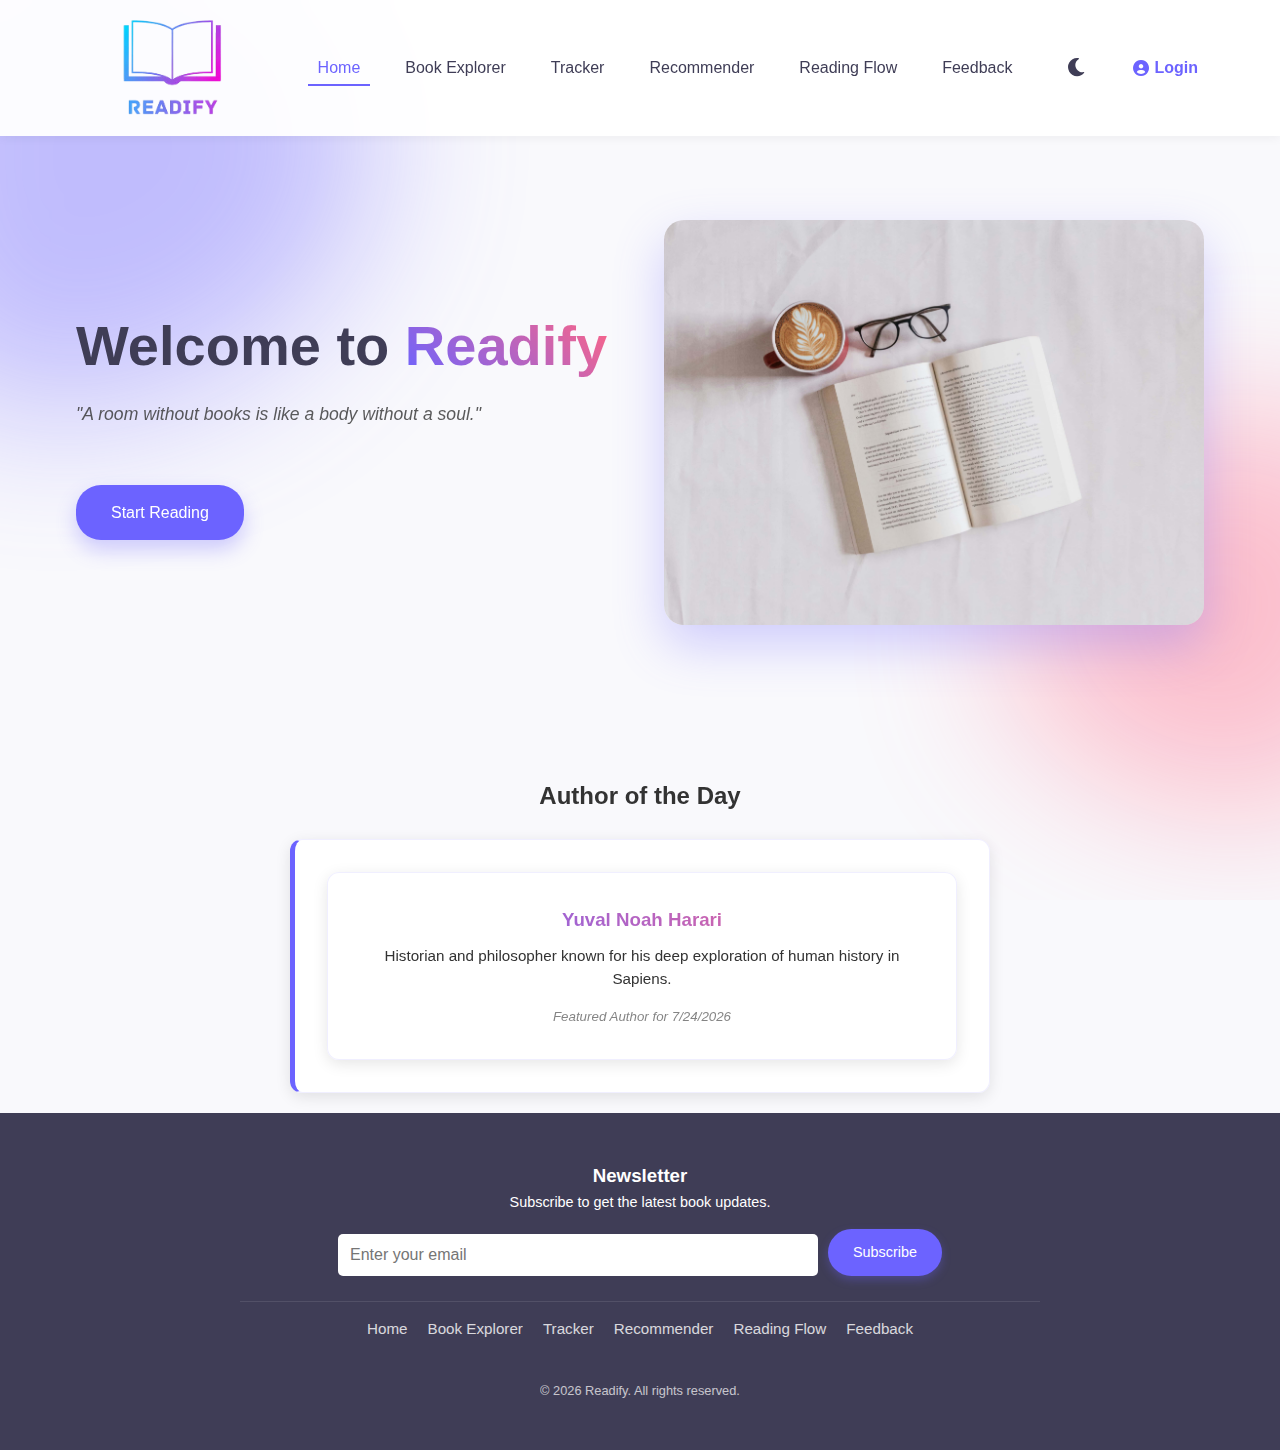
<file: index.html>
<!DOCTYPE html>
<html lang="en">
<head>
    <meta charset="UTF-8">
    <meta name="viewport" content="width=device-width, initial-scale=1.0">
    <title>Readify | Home</title>
    <link rel="stylesheet" href="style.css">
    <link rel="manifest" href="manifest.json"> 
    <link rel="icon" href="images/logotop.png" type="img/png">
    <link rel="stylesheet" href="https://cdnjs.cloudflare.com/ajax/libs/font-awesome/6.0.0/css/all.min.css">
    <link rel="preload" as="image" href="./images/hero-light.jpg">
    <link rel="preload" as="image" href="./images/hero-dark.jpg">
    
    <style>
        @keyframes float {
            0% { transform: translateY(0px); }
            50% { transform: translateY(-20px); }
            100% { transform: translateY(0px); }
        }
        .hero-image img {
            animation: float 6s ease-in-out infinite;
            box-shadow: 0 20px 50px rgba(108, 99, 255, 0.3) !important; 
            transition: src 0.5s ease-in-out; 
        }

        .brand-gradient {
            background: linear-gradient(45deg, #6C63FF, #FF6584);
            -webkit-background-clip: text;
            background-clip: text;
            color: transparent;
            font-weight: 800;
        }
        .blob-container {
            position: fixed; top: 0; left: 0; width: 100%; height: 100%;
            overflow: hidden; z-index: -1; pointer-events: none;
        }
        .blob {
            position: absolute; filter: blur(80px); opacity: 0.4;
            animation: moveBlob 20s infinite alternate;
        }
        .blob-1 {
            top: -10%; left: -10%; width: 500px; height: 500px;
            background: #6C63FF; 
            border-radius: 40% 60% 70% 30% / 40% 50% 60% 50%;
        }
        .blob-2 {
            bottom: 10%; right: -10%; width: 400px; height: 400px;
            background: #FF6584; 
            border-radius: 60% 40% 30% 70% / 60% 30% 70% 40%;
            animation-duration: 25s;
        }
        @keyframes moveBlob {
            0% { transform: translate(0, 0) rotate(0deg); }
            100% { transform: translate(50px, 50px) rotate(20deg); }
        }
        .author-highlight {
            backdrop-filter: blur(10px); 
            border: 1px solid rgba(108, 99, 255, 0.1);
            transition: transform 0.3s ease, box-shadow 0.3s ease, background-color 0.3s ease;
        }
        .author-highlight:hover {
            transform: translateY(-5px);
            box-shadow: 0 15px 30px rgba(0,0,0,0.1);
        }
        .auth-modal {
            display: none; position: fixed;
            top: 0; left: 0; width: 100%; height: 100%;
            background-color: rgba(0, 0, 0, 0.6); z-index: 2000;
            justify-content: center; align-items: center;
            backdrop-filter: blur(5px);
        }
        .auth-content {
            background: var(--card-bg, white);
            color: var(--text-color, #333);
            padding: 2rem; border-radius: 15px;
            width: 350px; text-align: center;
            box-shadow: 0 10px 30px rgba(0,0,0,0.3); position: relative;
            animation: slideDown 0.3s ease;
        }
        @keyframes slideDown {
            from { transform: translateY(-50px); opacity: 0; }
            to { transform: translateY(0); opacity: 1; }
        }
        .auth-content h2 { color: #6C63FF; margin-bottom: 15px; }
        .auth-content input {
            width: 100%; padding: 10px; margin: 10px 0;
            border: 1px solid #ddd; border-radius: 5px;
        }
        .close-auth {
            position: absolute; top: 10px; right: 15px;
            font-size: 1.5rem; cursor: pointer; color: #aaa;
        }
        .close-auth:hover { color: var(--primary-color); }

        .saved-grid {
            display: grid;
            grid-template-columns: repeat(auto-fill, minmax(200px, 1fr));
            gap: 20px;
            margin-top: 30px;
        }
        .saved-book-card {
            background: var(--card-bg); 
            padding: 15px;
            border-radius: 12px;
            text-align: center;
            border: 1px solid rgba(108, 99, 255, 0.2);
            box-shadow: var(--shadow); 
            color: var(--text-color);
        }
        .saved-book-card img {
            width: 100%;
            border-radius: 8px;
            margin-bottom: 10px;
        }
        .remove-btn {
            background: #FF6584;
            color: white;
            border: none;
            padding: 5px 12px;
            border-radius: 5px;
            cursor: pointer;
            font-size: 0.8rem;
            margin-top: 10px;
            transition: opacity 0.3s;
        }
        .remove-btn:hover { opacity: 0.8; }

        .tracker-summary-card {
            background: var(--card-bg);
            border-radius: 15px;
            padding: 20px;
            margin-bottom: 30px;
            border: 1px solid var(--primary-color);
            box-shadow: var(--shadow);
            color: var(--text-color);
        }
    </style>
</head>
<body style="position: relative;">

    <div class="blob-container">
        <div class="blob blob-1"></div>
        <div class="blob blob-2"></div>
    </div>

    <header>
        <nav class="navbar">
            <a href="index.html" class="logo">
                <img src="images/logo.png" alt="Readify Logo">
            </a>
            
            <ul class="nav-links" id="navLinks">
                <li><a href="index.html" class="active">Home</a></li>
                <li><a href="explorer.html">Book Explorer</a></li>
                <li><a href="tracker.html">Tracker</a></li>
                <li><a href="recommender.html">Recommender</a></li>
                <li><a href="flow.html">Reading Flow</a></li>
                <li><a href="feedback.html">Feedback</a></li>
                
                <li class="theme-toggle" onclick="toggleTheme()" style="list-style: none;">
                    <i class="fas fa-moon"></i>
                    <i class="fas fa-sun"></i>
                </li>

                <li id="login-container"></li>
            </ul>
            <div class="hamburger" id="hamburger"><i class="fas fa-bars"></i></div>
        </nav>
    </header>

    <main>
        <div id="home-view">
            <section class="hero-container">
                <div class="hero-text">
                    <h1>Welcome to <span class="brand-gradient">Readify</span></h1>
                    
                    <div id="quote-display" style="min-height: 60px; font-style: italic; font-size: 1.1rem; opacity: 0.8;">
                        <p>"A room without books is like a body without a soul."</p>
                    </div>
                    
                    <a href="explorer.html" class="cta-btn" style="text-decoration: none; display: inline-block; margin-top: 25px; padding: 15px 35px; box-shadow: 0 10px 20px rgba(108, 99, 255, 0.3);">
                        Start Reading
                    </a>
                </div>
                
                <div class="hero-image">
                    <img id="heroImg" src="./images/hero-light.jpg" alt="Hero image" style="width: 100%; max-width: 550px; border-radius: 20px;">
                </div>
            </section>

            <section class="featured-section" style="margin-top: 5rem;">
                <h2 style="text-align: center; margin-bottom: 1.5rem;">Author of the Day</h2>
                
                <div id="author-card" class="card author-highlight" style="max-width: 700px; margin: 0 auto; text-align: center; border-left: 5px solid var(--primary-color);">
                    <p>Loading author...</p>
                </div>
                <script>
                    (function(){
                        const ac = document.getElementById('author-card');
                        if(!ac) return;
                        function renderAuthor(){
                            if(window.authors && Array.isArray(window.authors) && window.authors.length>0){
                                const today = new Date().getDate();
                                const daily = window.authors[today % window.authors.length];
                                ac.innerHTML = `\n                                    <div class="author-highlight card">\n                                      <h3 class="brand-gradient" style="margin-bottom: 10px;">${daily.name}</h3>\n                                      <p style="font-size: 0.95rem; line-height: 1.5;">${daily.bio}</p>\n                                      <small style="display:block; margin-top: 15px; opacity: 0.6; font-style: italic;">\n                                        Featured Author for ${new Date().toLocaleDateString()}\n                                      </small>\n                                    </div>\n                                `;
                                return true;
                            }
                            return false;
                        }
                        if(!renderAuthor()){
                            const iv = setInterval(()=>{ if(renderAuthor()) clearInterval(iv); }, 100);
                        }
                    })();
                </script>
            </section>
        </div>

        <section id="account-view" style="display: none; padding: 50px 5%; min-height: 70vh;">
            <div style="display: flex; justify-content: space-between; align-items: center; flex-wrap: wrap; gap: 20px;">
                <h2 class="brand-gradient" style="font-size: 2.5rem;">My Library</h2>
                
                <div style="display: flex; gap: 15px;">
                    <button onclick="logout()" class="secondary-btn" style="border-color: #FF6584; color: #FF6584; font-weight: bold; padding: 10px 20px;">
                        <i class="fas fa-sign-out-alt"></i> Logout
                    </button>
                    <button onclick="hideAccount()" class="cta-btn" style="padding: 10px 25px;">Back to Home</button>
                </div>
            </div>
            <p style="color: var(--text-color); opacity: 0.7; margin: 10px 0 30px 0;">Manage your saved collection, <span id="display-username" style="color: var(--primary-color); font-weight: bold;"></span>.</p>
            
            <div id="tracker-summary" class="tracker-summary-card" style="display: none;">
                <h3 style="margin-bottom: 15px; color: var(--primary-color);"><i class="fas fa-chart-line"></i> Reading Progress</h3>
                <div class="progress-container" style="background: #eee; border-radius: 20px; height: 25px; width: 100%; overflow: hidden;">
                    <div id="acc-progress-bar" class="progress-bar" style="background: linear-gradient(90deg, #6C63FF, #FF6584); height: 100%; width: 0%; color: white; text-align: center; line-height: 25px; transition: width 0.5s;">0%</div>
                </div>
                <div style="display: flex; justify-content: space-between; margin-top: 15px;">
                    <p>Completed: <strong id="acc-percent-text">0%</strong></p>
                    <p>Estimated Days Left: <strong id="acc-days-left">0</strong></p>
                </div>
            </div>

            <div id="saved-books-grid" class="saved-grid"></div>
        </section>
    </main>

    <footer>
        <div class="footer-content" style="max-width: 800px; margin: 0 auto;">
            <h3>Newsletter</h3>
            <p style="margin-bottom: 15px; font-size: 0.9rem;">Subscribe to get the latest book updates.</p>
            <div style="display: flex; gap: 10px; justify-content: center; margin-bottom: 20px;">
                <label for="newsletter-email" style="display: none;">Newsletter Email</label>
                <input type="email" id="newsletter-email" placeholder="Enter your email" style="padding: 12px; border-radius: 5px; border: none; width: 60%;">
                <button onclick="subscribeNewsletter()" class="cta-btn" style="padding: 12px 25px; font-size: 0.9rem; margin: 0;">Subscribe</button>
            </div>
            <div class="footer-menu">
                <a href="index.html">Home</a>
                <a href="explorer.html">Book Explorer</a>
                <a href="tracker.html">Tracker</a>
                <a href="recommender.html">Recommender</a>
                <a href="flow.html">Reading Flow</a>
                <a href="feedback.html">Feedback</a>
            </div>
        </div>
        <p style="margin-top: 1rem; opacity: 0.7; font-size: 0.8rem;">&copy; 2026 Readify. All rights reserved.</p>
    </footer>

    <script>
        function showAccount() {
            const user = localStorage.getItem("readifyUser");
            document.getElementById('home-view').style.display = 'none';
            document.getElementById('account-view').style.display = 'block';
            
            const nameSpan = document.getElementById('display-username');
            if (nameSpan) nameSpan.innerText = user || "Reader";

            const trackerData = JSON.parse(localStorage.getItem("userTrackerProgress"));
            const trackerCard = document.getElementById('tracker-summary');
            if (trackerData) {
                trackerCard.style.display = 'block';
                document.getElementById('acc-progress-bar').style.width = trackerData.percent + "%";
                document.getElementById('acc-progress-bar').innerText = Math.round(trackerData.percent) + "%";
                document.getElementById('acc-percent-text').innerText = trackerData.percent + "%";
                document.getElementById('acc-days-left').innerText = trackerData.days;
            } else {
                trackerCard.style.display = 'none';
            }

            loadSavedBooks();
        }

        function hideAccount() {
            document.getElementById('account-view').style.display = 'none';
            document.getElementById('home-view').style.display = 'block';
        }

        function loadSavedBooks() {
            const grid = document.getElementById('saved-books-grid');
            const savedBooks = JSON.parse(localStorage.getItem('userLibrary')) || [];
            
            grid.innerHTML = '';
            
            if (savedBooks.length === 0) {
                grid.innerHTML = '<p style="grid-column: 1/-1; text-align: center; padding: 50px; opacity: 0.8; color: var(--text-color);">Your library is empty. Add books from the Explorer!</p>';
                return;
            }

            savedBooks.forEach((book, index) => {
                grid.innerHTML += `
                    <div class="saved-book-card author-highlight">
                        <img src="${book.image}" alt="${book.title}" onerror="this.src='https://via.placeholder.com/150'">
                        <h4 style="color: var(--text-color); font-size: 0.9rem;">${book.title}</h4>
                        <button class="remove-btn" onclick="removeBook(${index})">Remove</button>
                    </div>
                `;
            });
        }

        function removeBook(index) {
            let savedBooks = JSON.parse(localStorage.getItem('userLibrary')) || [];
            savedBooks.splice(index, 1);
            localStorage.setItem('userLibrary', JSON.stringify(savedBooks));
            loadSavedBooks(); 
        }

        document.addEventListener('click', (e) => {
            if(e.target.innerText === 'H' || e.target.classList.contains('user-avatar')) {
                showAccount();
            }
        });

        document.addEventListener('DOMContentLoaded', () => {
            console.log("✓ Index page loaded");
            console.log("✓ bookData available:", typeof bookData !== 'undefined');
            console.log("✓ Auth functions available:", typeof setupGlobalLogin !== 'undefined');
        });
    </script>

    <script src="js/book-data-inline.js"></script>
    <script src="js/auth.js"></script>
    <script src="script.js"></script>
    <script src="js/index.js"></script>
    <script src="debug.js"></script>

    <script>
        (function() {
            const authorCard = document.getElementById('author-card');
            if (!authorCard) return;
            
            function renderAuthorFallback() {
                if (window.authors && Array.isArray(window.authors) && window.authors.length > 0) {
                    const today = new Date().getDate();
                    const selectedAuthor = window.authors[today % window.authors.length];
                    
                    authorCard.innerHTML = `
                        <h3 class="brand-gradient" style="margin-bottom: 10px;">${selectedAuthor.name}</h3>
                        <p style="font-size: 0.95rem; line-height: 1.5;">${selectedAuthor.bio}</p>
                        <small style="display:block; margin-top: 15px; opacity: 0.6; font-style: italic;">
                            Featured Author for ${new Date().toLocaleDateString()}
                        </small>
                    `;
                    console.log("✓ Author of the Day rendered:", selectedAuthor.name);
                    return true;
                }
                return false;
            }
            
            let attempts = 0;
            const maxAttempts = 60; 
            
            if (!renderAuthorFallback()) {
                const timer = setInterval(() => {
                    attempts++;
                    if (renderAuthorFallback() || attempts >= maxAttempts) {
                        clearInterval(timer);
                        if (attempts >= maxAttempts) {
                            console.warn("⚠ Authors data not loaded after 3 seconds");
                        }
                    }
                }, 50);
            }
        })();
    </script>

</body>
</html>
</file>
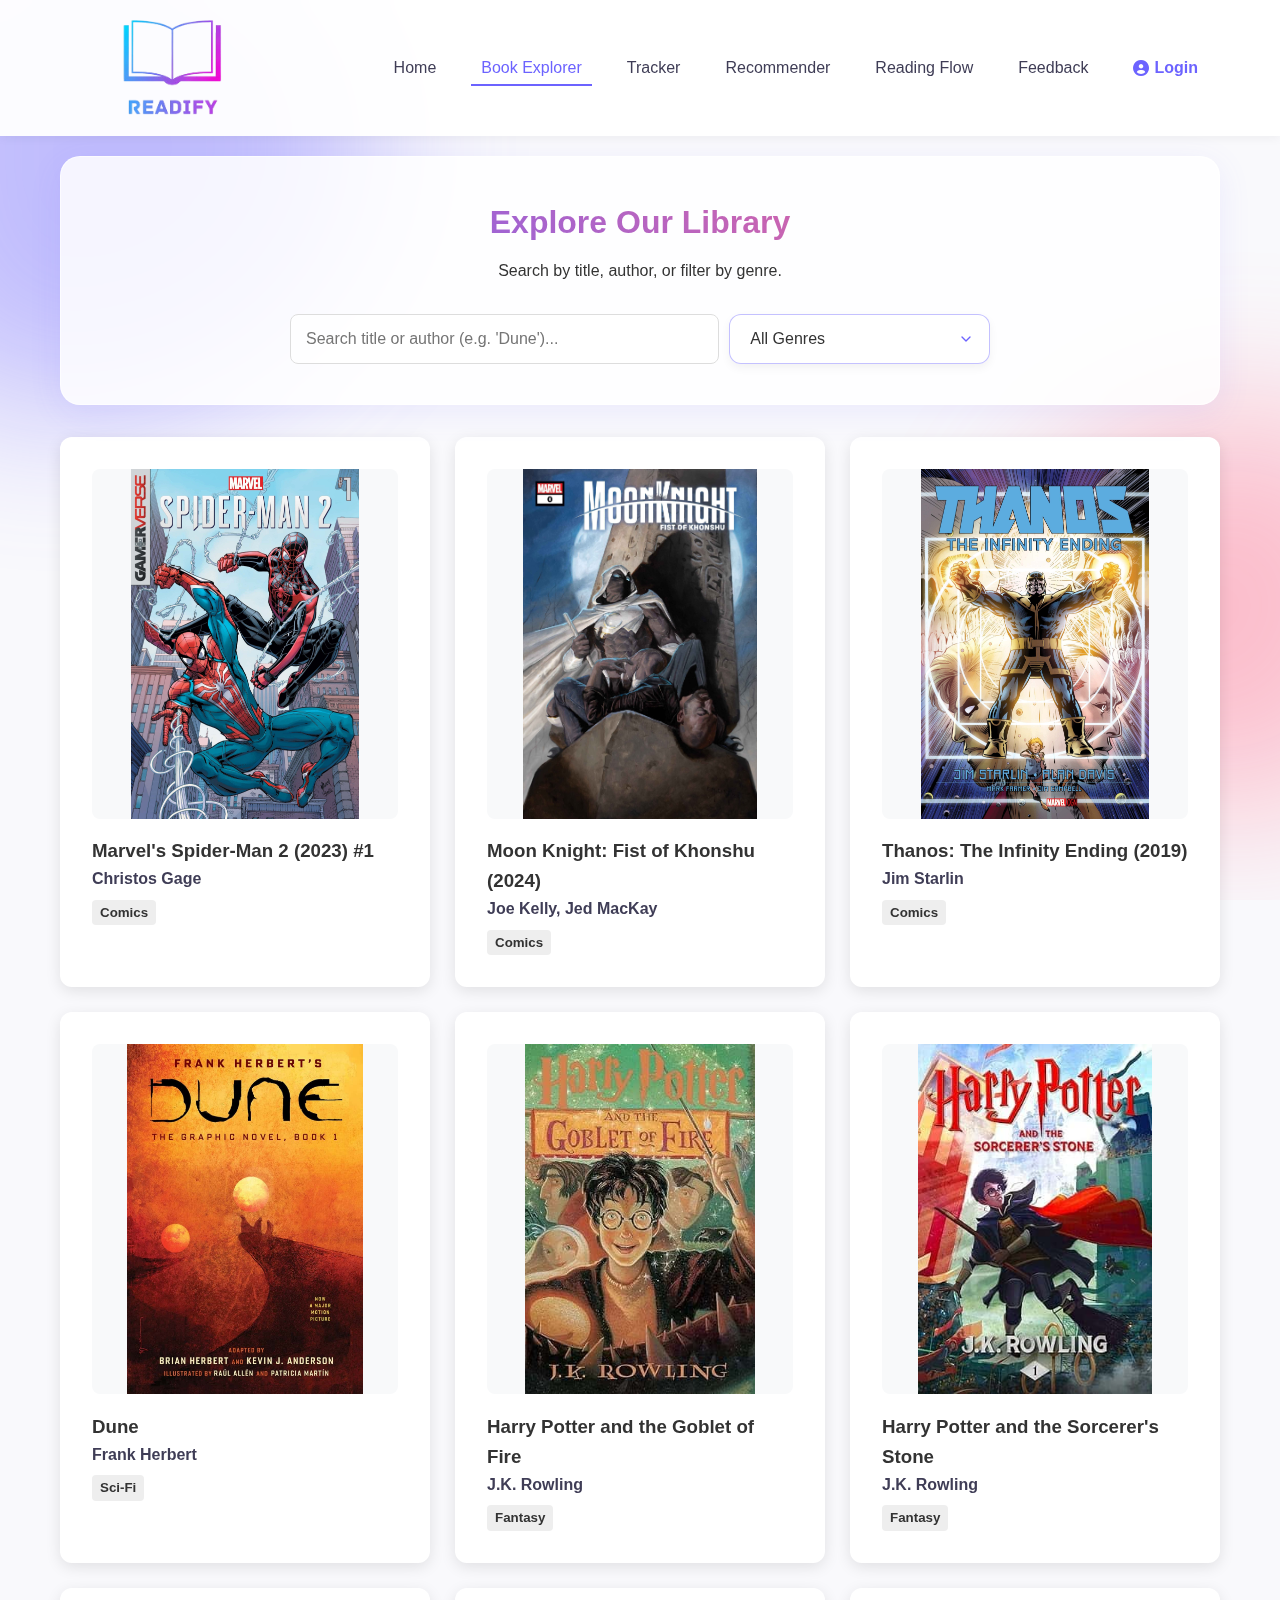
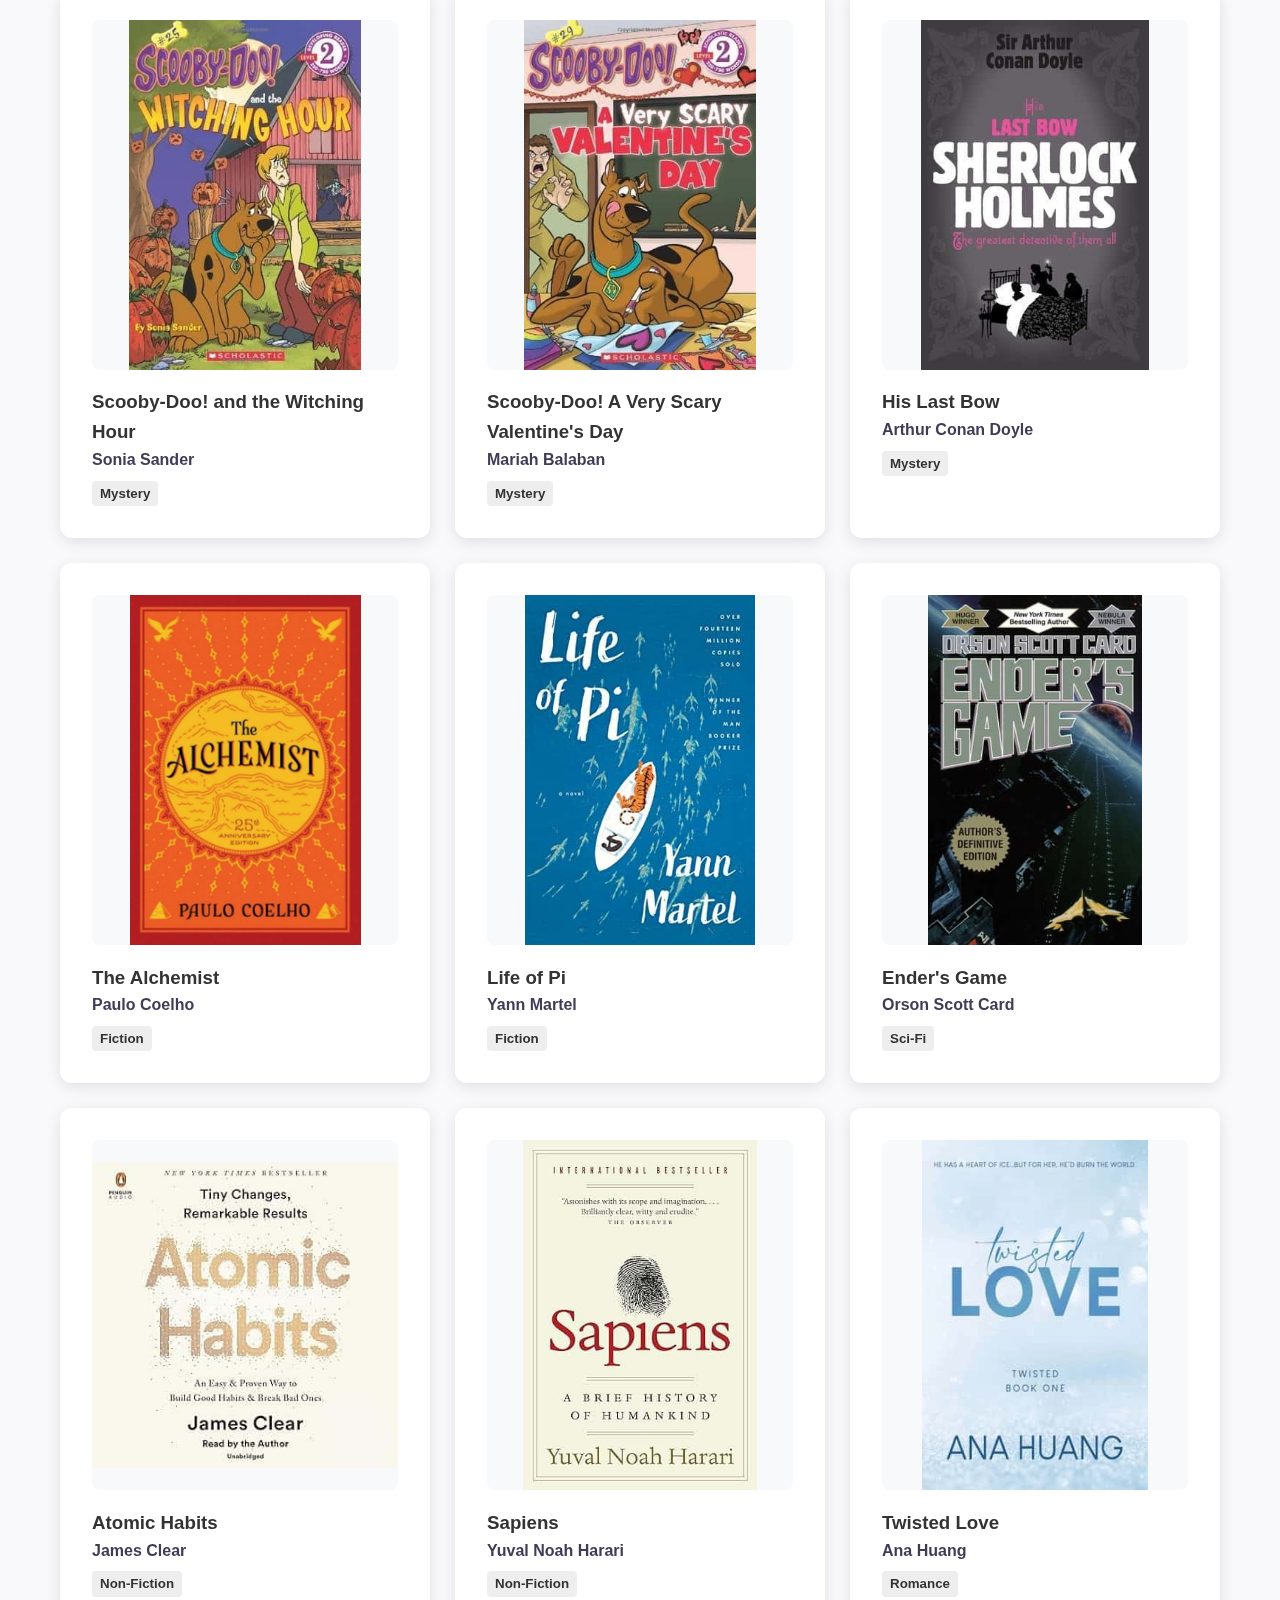
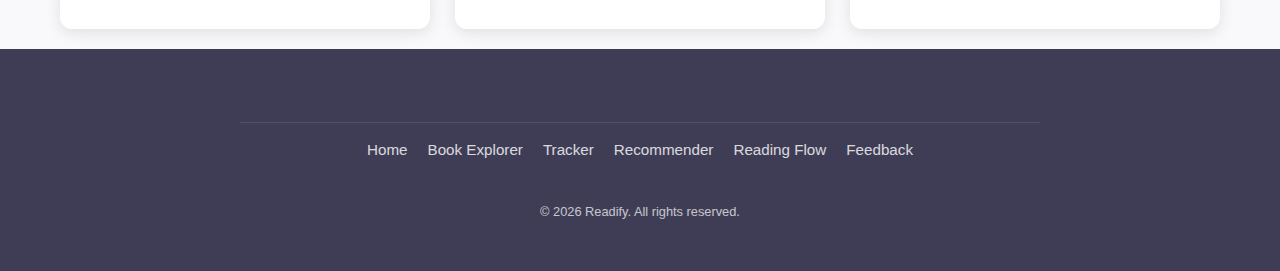
<file: explorer.html>
<!DOCTYPE html>
<html lang="en">
<head>
    <meta charset="UTF-8">
    <meta name="viewport" content="width=device-width, initial-scale=1.0">
    <title>Readify | Book Explorer</title>
    <link rel="stylesheet" href="style.css">
    <link rel="manifest" href="manifest.json"> 
    <link rel="stylesheet" href="https://cdnjs.cloudflare.com/ajax/libs/font-awesome/6.0.0/css/all.min.css">
</head>
<body>

    <div class="blob-container">
        <div class="blob blob-1"></div>
        <div class="blob blob-2"></div>
    </div>

    <header>
        <nav class="navbar">
            <a href="index.html" class="logo">
                <img src="images/logo.png" alt="Readify Logo">
            </a>
            <ul class="nav-links" id="navLinks">
                <li><a href="index.html">Home</a></li>
                <li><a href="explorer.html" class="active">Book Explorer</a></li>
                <li><a href="tracker.html">Tracker</a></li>
                <li><a href="recommender.html">Recommender</a></li>
                <li><a href="flow.html">Reading Flow</a></li>
                <li><a href="feedback.html">Feedback</a></li>
                
                <li id="login-container"></li>
            </ul>
            <div class="hamburger" id="hamburger"><i class="fas fa-bars"></i></div>
        </nav>
    </header>

    <main>
        <section class="glass-panel" style="text-align: center; margin-bottom: 2rem;">
            <h1 class="brand-gradient" style="margin-bottom: 10px;">Explore Our Library</h1>
            <p style="margin-bottom: 25px; color: #333;">Search by title, author, or filter by genre.</p>
            
            <div style="display: flex; gap: 10px; max-width: 700px; margin: 0 auto; flex-wrap: wrap;">
                <label for="search-input" style="display: none;">Search</label>
                <input type="text" id="search-input" placeholder="Search title or author (e.g. 'Dune')..." style="flex: 2; padding: 15px; background: rgba(255,255,255,0.7);">
                
                <label for="genre-filter" style="display: none;">Genre Filter</label>
                <select id="genre-filter" style="flex: 1; min-width: 150px; padding: 15px; background: rgba(255,255,255,0.7); border-radius: 8px;">
                    <option value="all">All Genres</option>
                    <option value="Fiction">Fiction</option>
                    <option value="Non-Fiction">Non-Fiction</option>
                    <option value="Romance">Romance</option> <option value="Sci-Fi">Sci-Fi</option>
                    <option value="Fantasy">Fantasy</option>
                    <option value="Mystery">Mystery</option>
                    <option value="Comics">Comics</option>
                </select>
            </div>
        </section>

        <div id="book-grid" class="book-grid">
            </div>

        <div id="book-modal" class="modal">
            <div class="modal-content">
                <div id="modal-body">
                    </div>
            </div>
        </div>
    </main>

    <footer>
        <div class="footer-content" style="max-width: 800px; margin: 0 auto;">
            <div class="footer-menu">
                <a href="index.html">Home</a>
                <a href="explorer.html">Book Explorer</a>
                <a href="tracker.html">Tracker</a>
                <a href="recommender.html">Recommender</a>
                <a href="flow.html">Reading Flow</a>
                <a href="feedback.html">Feedback</a>
            </div>
        </div>
        <p style="margin-top: 1rem; opacity: 0.7; font-size: 0.8rem;">&copy; 2026 Readify. All rights reserved.</p>
    </footer>

    <script src="js/book-data-inline.js"></script>
    <script src="js/auth.js"></script>
    <script src="script.js"></script>
    <script src="js/explorer.js"></script>

    
</body>
</html>
</file>
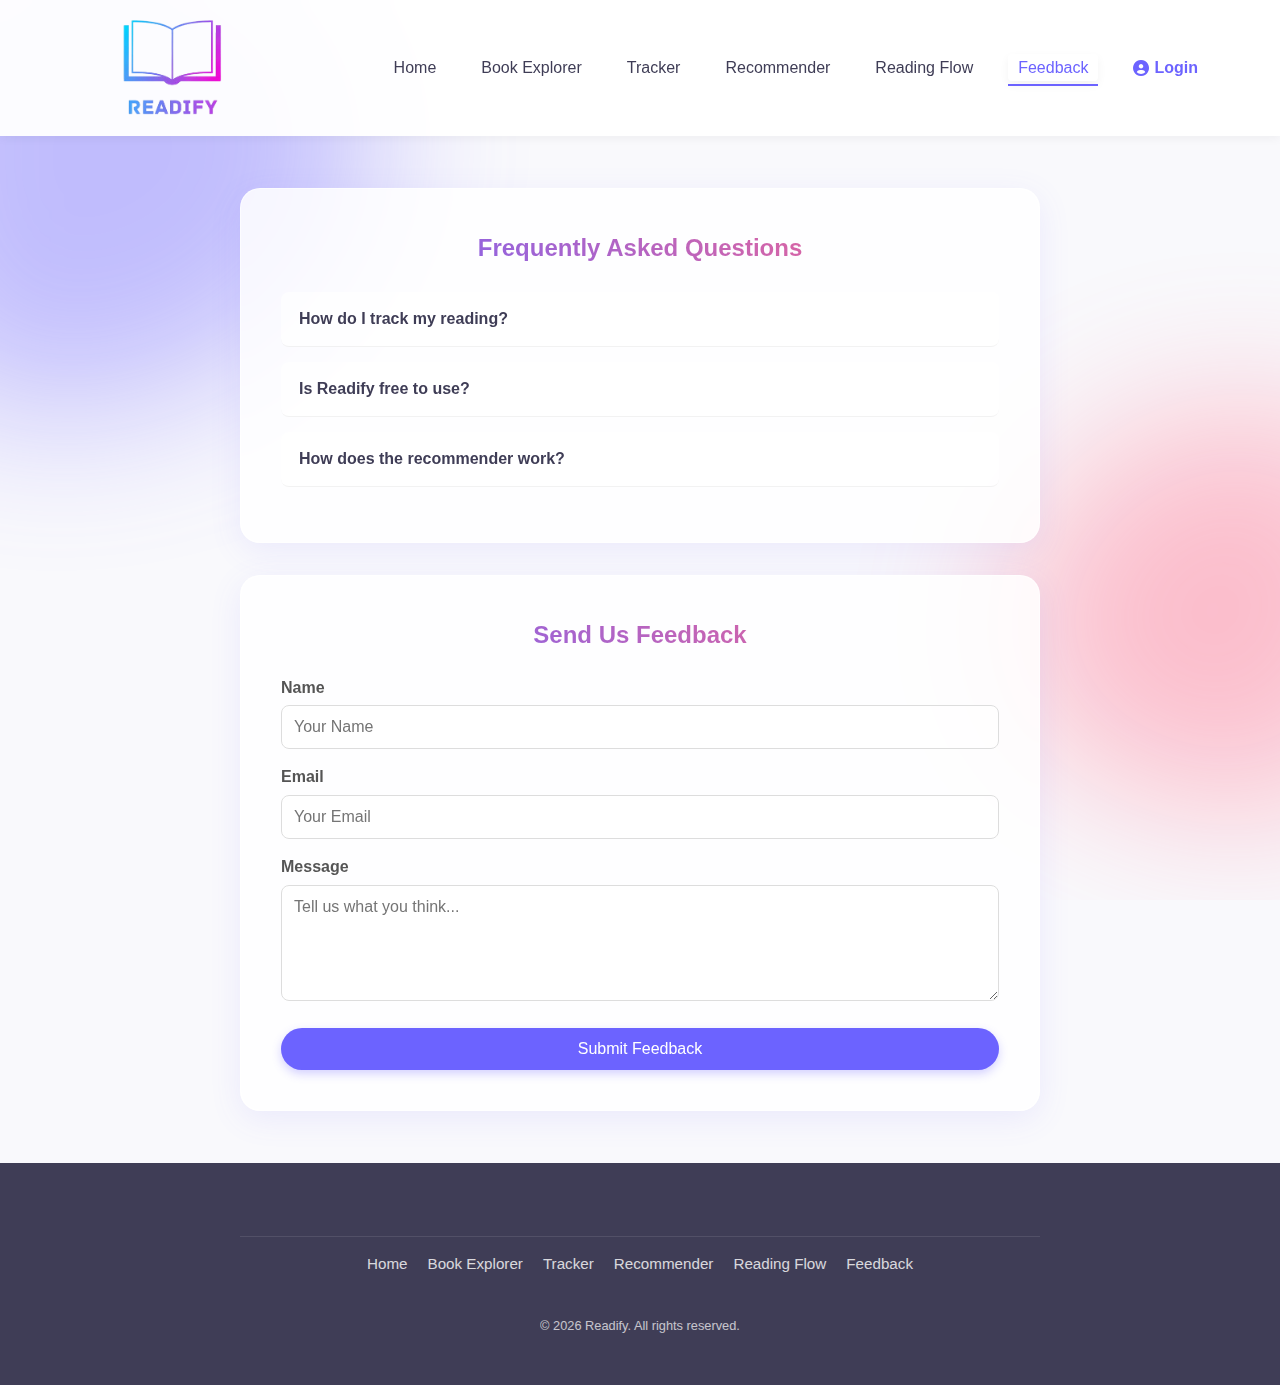
<file: feedback.html>
<!DOCTYPE html>
<html lang="en">
<head>
    <meta charset="UTF-8">
    <meta name="viewport" content="width=device-width, initial-scale=1.0">
    <title>Readify | Feedback</title>
    <link rel="stylesheet" href="style.css">
    <link rel="manifest" href="manifest.json">
    <link rel="stylesheet" href="https://cdnjs.cloudflare.com/ajax/libs/font-awesome/6.0.0/css/all.min.css">
    <style>
        .accordion {
            background-color: rgba(255, 255, 255, 0.6);
            color: var(--secondary-color);
            cursor: pointer;
            padding: 18px;
            width: 100%;
            text-align: left;
            border: none;
            outline: none;
            transition: 0.3s;
            font-weight: bold;
            border-bottom: 1px solid rgba(0,0,0,0.05);
            border-radius: 8px;
            margin-bottom: 5px;
        }
        .active, .accordion:hover {
            background-color: white;
            color: var(--primary-color);
            box-shadow: 0 4px 10px rgba(0,0,0,0.05);
        }
        .panel {
            padding: 0 18px;
            background-color: rgba(255, 255, 255, 0.4);
            max-height: 0;
            overflow: hidden;
            transition: max-height 0.2s ease-out;
            border-radius: 0 0 8px 8px;
            margin-bottom: 10px;
        }
    </style>
</head>
<body>

    <div class="blob-container">
        <div class="blob blob-1"></div>
        <div class="blob blob-2"></div>
    </div>

    <header>
        <nav class="navbar">
            <a href="index.html" class="logo">
                <img src="images/logo.png" alt="Readify Logo">
            </a>
            <ul class="nav-links" id="navLinks">
                <li><a href="index.html">Home</a></li>
                <li><a href="explorer.html">Book Explorer</a></li>
                <li><a href="tracker.html">Tracker</a></li>
                <li><a href="recommender.html">Recommender</a></li>
                <li><a href="flow.html">Reading Flow</a></li>
                <li><a href="feedback.html" class="active">Feedback</a></li>
                
                <li id="login-container"></li>
            </ul>
            <div class="hamburger" id="hamburger"><i class="fas fa-bars"></i></div>
        </nav>
    </header>

    <main> 
        <div style="max-width: 800px; margin: 0 auto; padding-top: 2rem;">
            
            <section class="glass-panel">
                <h2 class="brand-gradient" style="text-align: center; margin-bottom: 25px;">Frequently Asked Questions</h2>
                
                <button class="accordion">How do I track my reading?</button>
                <div class="panel">
                    <p style="padding: 15px;">Navigate to the 'Tracker' page, enter the total pages of your book and how many you've read. We'll calculate the percentage and days remaining!</p>
                </div>

                <button class="accordion">Is Readify free to use?</button>
                <div class="panel">
                    <p style="padding: 15px;">Yes, Readify is a completely free platform developed to help you organize your reading habits.</p>
                </div>

                <button class="accordion">How does the recommender work?</button>
                <div class="panel">
                    <p style="padding: 15px;">We use a smart filtering algorithm to check your selected genre and book length against our database to find the perfect match.</p>
                </div>
            </section>

            <section class="glass-panel" style="margin-top: 30px;">
                <h2 class="brand-gradient" style="text-align: center; margin-bottom: 20px;">Send Us Feedback</h2>
                <form id="feedback-form">
                    <div style="margin-bottom: 15px;">
                        <label style="font-weight: bold; color: #555;">Name</label>
                        <input type="text" id="fb-name" placeholder="Your Name" required style="background: rgba(255,255,255,0.5);">
                    </div>
                    
                    <div style="margin-bottom: 15px;">
                        <label style="font-weight: bold; color: #555;">Email</label>
                        <input type="email" id="fb-email" placeholder="Your Email" required style="background: rgba(255,255,255,0.5);">
                    </div>
                    
                    <div style="margin-bottom: 20px;">
                        <label style="font-weight: bold; color: #555;">Message</label>
                        <textarea id="fb-msg" rows="5" placeholder="Tell us what you think..." required style="background: rgba(255,255,255,0.5);"></textarea>
                    </div>
                    
                    <button type="submit" class="cta-btn" style="width: 100%;">Submit Feedback</button>
                </form>
            </section>

        </div>
    </main>

    <footer>
        <div class="footer-content" style="max-width: 800px; margin: 0 auto;">
            <div class="footer-menu">
                <a href="index.html">Home</a>
                <a href="explorer.html">Book Explorer</a>
                <a href="tracker.html">Tracker</a>
                <a href="recommender.html">Recommender</a>
                <a href="flow.html">Reading Flow</a>
                <a href="feedback.html">Feedback</a>
            </div>
        </div>
        <p style="margin-top: 1rem; opacity: 0.7; font-size: 0.8rem;">&copy; 2026 Readify. All rights reserved.</p>
    </footer>

    <script src="/js/auth.js"></script>
    <script src="script.js"></script>
    <script src="/js/feedback.js"></script>

    
</body>
</html>
</file>
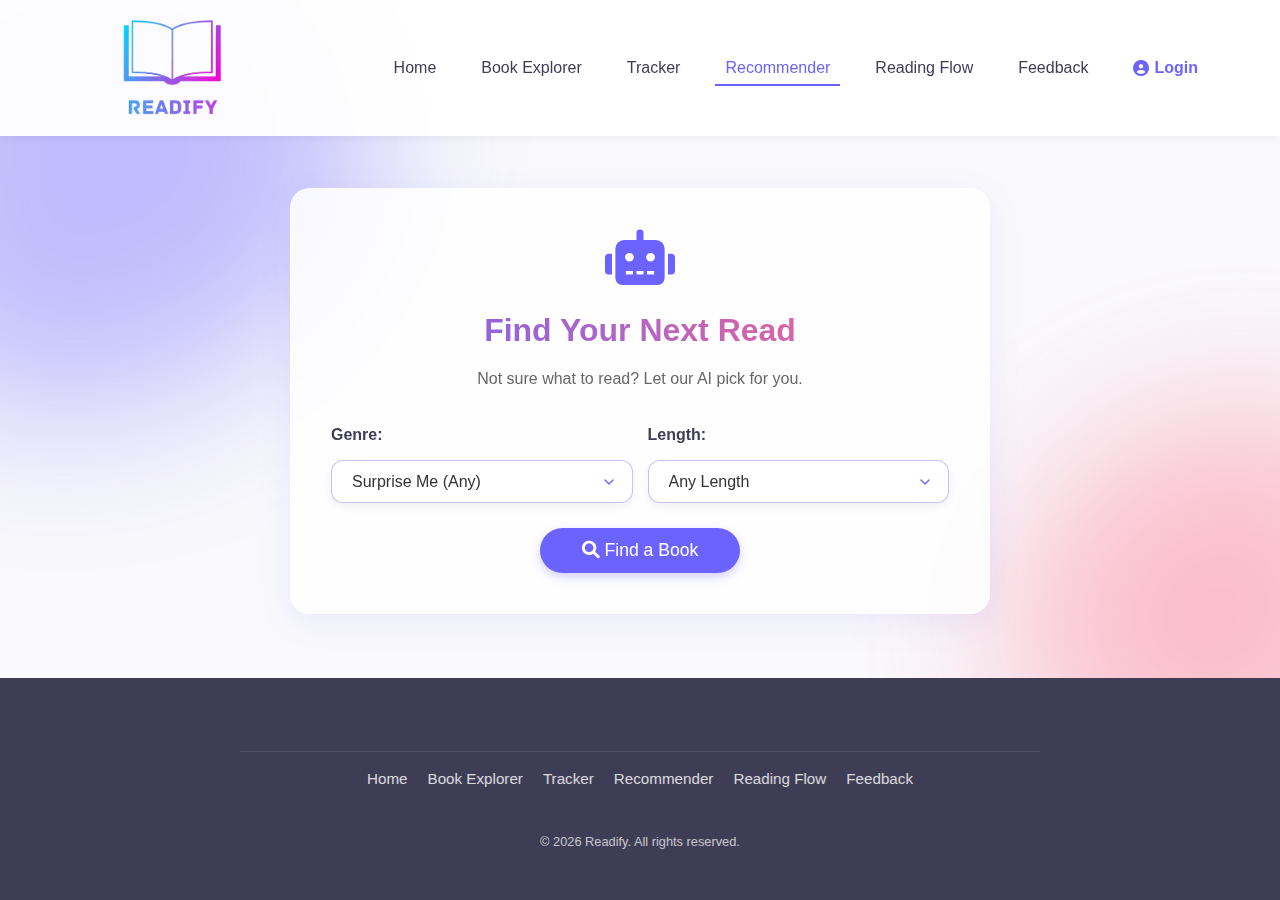
<file: recommender.html>
<!DOCTYPE html>
<html lang="en">
<head>
    <meta charset="UTF-8">
    <meta name="viewport" content="width=device-width, initial-scale=1.0">
    <title>Readify | Recommender</title>
    <link rel="stylesheet" href="style.css">
    <link rel="stylesheet" href="https://cdnjs.cloudflare.com/ajax/libs/font-awesome/6.0.0/css/all.min.css">
</head>
<body>

    <div class="blob-container">
        <div class="blob blob-1"></div>
        <div class="blob blob-2"></div>
    </div>

    <header>
        <nav class="navbar">
            <a href="index.html" class="logo">
                <img src="images/logo.png" alt="Readify Logo">
            </a>
            <ul class="nav-links" id="navLinks">
                <li><a href="index.html">Home</a></li>
                <li><a href="explorer.html">Book Explorer</a></li>
                <li><a href="tracker.html">Tracker</a></li>
                <li><a href="recommender.html" class="active">Recommender</a></li>
                <li><a href="flow.html">Reading Flow</a></li>
                <li><a href="feedback.html">Feedback</a></li>
                
                <li id="login-container"></li>
            </ul>
            <div class="hamburger" id="hamburger"><i class="fas fa-bars"></i></div>
        </nav>
    </header>

    <main>
        <div style="max-width: 700px; margin: 0 auto; text-align: center; padding-top: 2rem;">
            
            <section class="glass-panel">
                <i class="fas fa-robot" style="font-size: 3.5rem; color: var(--primary-color); margin-bottom: 20px;"></i>
                <h1 class="brand-gradient" style="margin-bottom: 10px;">Find Your Next Read</h1>
                <p style="color: #666; margin-bottom: 30px;">Not sure what to read? Let our AI pick for you.</p>

                <div style="display: flex; gap: 15px; justify-content: center; margin-bottom: 25px; flex-wrap: wrap;">
                    <div style="text-align: left; flex: 1; min-width: 200px;">
                        <label style="font-weight: bold; color: var(--secondary-color); display: block; margin-bottom: 8px;">Genre:</label>
                        <select id="rec-genre" style="padding: 12px; border-radius: 8px; background: rgba(255,255,255,0.7); width: 100%;">
                            <option value="any">Surprise Me (Any)</option>
                            <option value="Fiction">Fiction</option>
                            <option value="Non-Fiction">Non-Fiction</option>
                            <option value="Romance">Romance</option> <option value="Sci-Fi">Sci-Fi</option>
                            <option value="Fantasy">Fantasy</option>
                            <option value="Mystery">Mystery</option>
                            <option value="Comics">Comics</option>
                        </select>
                    </div>

                    <div style="text-align: left; flex: 1; min-width: 200px;">
                        <label style="font-weight: bold; color: var(--secondary-color); display: block; margin-bottom: 8px;">Length:</label>
                        <select id="rec-length" style="padding: 12px; border-radius: 8px; background: rgba(255,255,255,0.7); width: 100%;">
                            <option value="any">Any Length</option>
                            <option value="Short">Short</option> <option value="Medium">Medium</option> <option value="Long">Long</option> </select>
                    </div>
                </div>

                <button onclick="recommendBook()" class="cta-btn" style="padding: 12px 40px; font-size: 1.1rem; width: auto; min-width: 200px;">
                    <i class="fas fa-search"></i> Find a Book
                </button>
            </section>

            <div id="recommendation-result" class="glass-panel" style="display: none; margin-top: 50px; border-top: 5px solid var(--primary-color); animation: slideDown 0.5s ease;">
                
                <div id="spinner" style="display:none; margin: 30px;">
                    <i class="fas fa-spinner fa-spin fa-3x" style="color: var(--primary-color);"></i>
                    <p style="margin-top: 15px; color: #666;">Analyzing your taste...</p>
                </div>
                
                <div id="book-content">
                    <h2 id="rec-title" class="brand-gradient" style="margin-bottom: 5px;"></h2>
                    <h4 id="rec-author" style="color: #666; margin-bottom: 20px; font-weight: bold;"></h4>
                    
                    <p id="rec-synopsis" style="font-style: italic; color: #444; margin-bottom: 30px; line-height: 1.8;"></p>
                    
                    <div style="display: flex; gap: 15px; justify-content: center; flex-wrap: wrap;">
                        <button onclick="saveToMyList()" class="secondary-btn" style="flex: 1; white-space: nowrap; max-width: 200px;">
                            <i class="fas fa-bookmark"></i> Save to List
                        </button>
                        <button onclick="recommendBook()" class="cta-btn" style="background: #eee; color: #333; flex: 1; white-space: nowrap; max-width: 200px; margin-top: 0; box-shadow: none; border: 1px solid #ccc;">
                            <i class="fas fa-redo"></i> Pick Again
                        </button>
                    </div>
                </div>
            </div>

        </div>
    </main>

    <footer>
        <div class="footer-content" style="max-width: 800px; margin: 0 auto;">
            <div class="footer-menu">
                <a href="index.html">Home</a>
                <a href="explorer.html">Book Explorer</a>
                <a href="tracker.html">Tracker</a>
                <a href="recommender.html">Recommender</a>
                <a href="flow.html">Reading Flow</a>
                <a href="feedback.html">Feedback</a>
            </div>
        </div>
        <p style="margin-top: 1rem; opacity: 0.7; font-size: 0.8rem;">&copy; 2026 Readify. All rights reserved.</p>
    </footer>

    
    <script src="js/auth.js"></script>
    <script src="script.js"></script>
    <script src="js/book-data-inline.js"></script>
    <script src="js/recommender.js"></script>

</body>
</html>
</file>
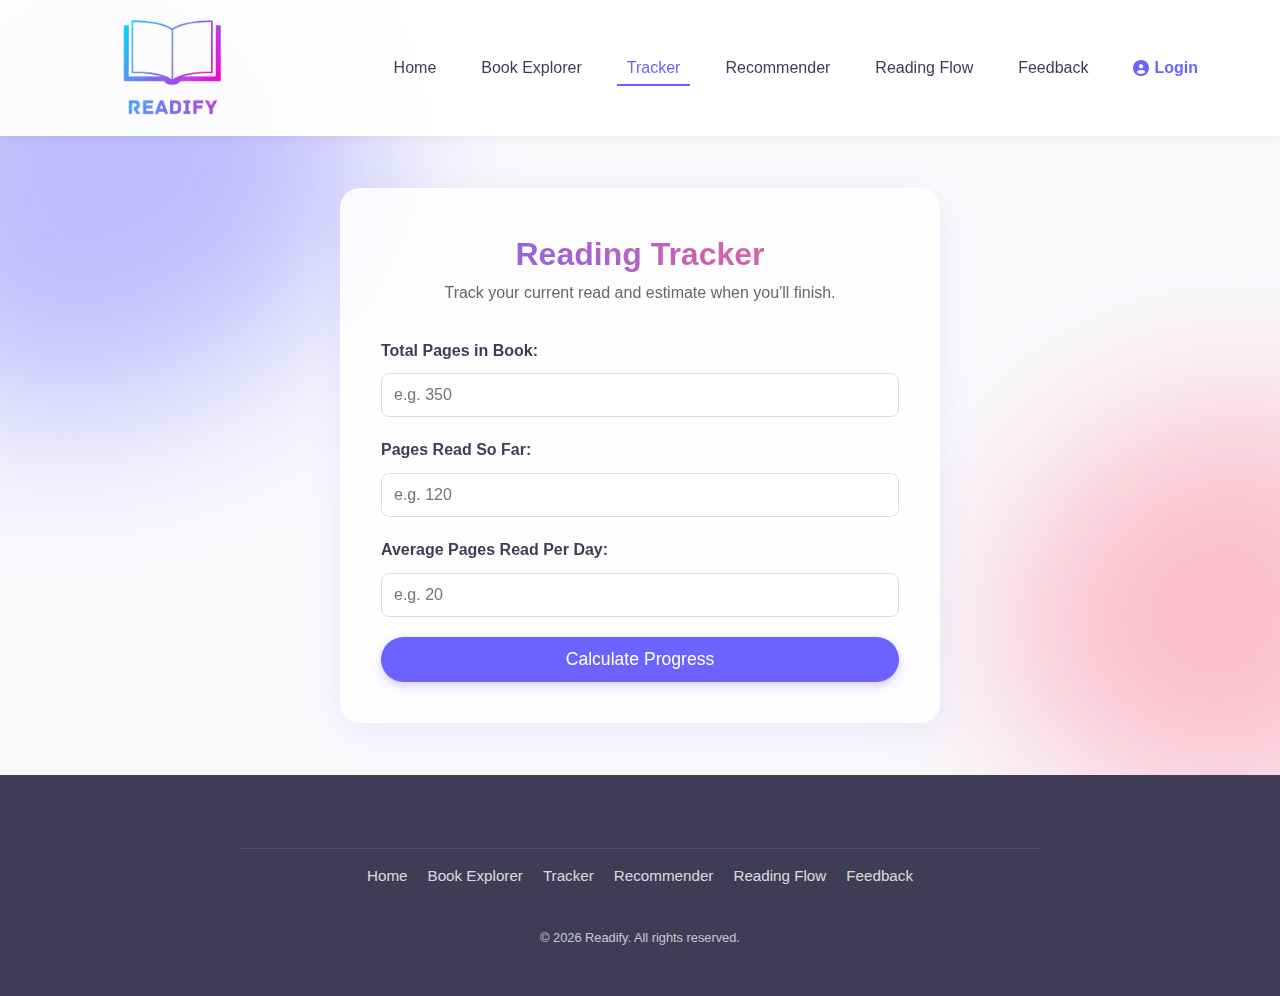
<file: tracker.html>
<!DOCTYPE html>
<html lang="en">
<head>
    <meta charset="UTF-8">
    <meta name="viewport" content="width=device-width, initial-scale=1.0">
    <title>Readify | Tracker</title>
    <link rel="stylesheet" href="style.css">
    <link rel="manifest" href="manifest.json"> 
    <link rel="stylesheet" href="https://cdnjs.cloudflare.com/ajax/libs/font-awesome/6.0.0/css/all.min.css">
</head>
<body>

    <div class="blob-container">
        <div class="blob blob-1"></div>
        <div class="blob blob-2"></div>
    </div>

    <header>
        <nav class="navbar">
            <a href="index.html" class="logo">
                <img src="images/logo.png" alt="Readify Logo">
            </a>
            <ul class="nav-links" id="navLinks">
                <li><a href="index.html">Home</a></li>
                <li><a href="explorer.html">Book Explorer</a></li>
                <li><a href="tracker.html" class="active">Tracker</a></li>
                <li><a href="recommender.html">Recommender</a></li>
                <li><a href="flow.html">Reading Flow</a></li>
                <li><a href="feedback.html">Feedback</a></li>
                
                <li id="login-container"></li>
            </ul>
            <div class="hamburger" id="hamburger"><i class="fas fa-bars"></i></div>
        </nav>
    </header>

    <main>
        <div style="max-width: 600px; margin: 0 auto; padding-top: 2rem;">
            
            <section class="glass-panel">
                <div style="text-align: center; margin-bottom: 2rem;">
                    <h2 class="brand-gradient" style="font-size: 2rem;">Reading Tracker</h2>
                    <p style="color: #666;">Track your current read and estimate when you'll finish.</p>
                </div>

                <form id="tracker-form">
                    <div style="margin-bottom: 20px;">
                        <label for="book-total" style="display:block; font-weight:bold; color: var(--secondary-color); margin-bottom: 5px;">Total Pages in Book:</label>
                        <input type="number" id="book-total" placeholder="e.g. 350" required min="1" style="background: rgba(255,255,255,0.5);">
                    </div>

                    <div style="margin-bottom: 20px;">
                        <label for="pages-read" style="display:block; font-weight:bold; color: var(--secondary-color); margin-bottom: 5px;">Pages Read So Far:</label>
                        <input type="number" id="pages-read" placeholder="e.g. 120" required min="0" style="background: rgba(255,255,255,0.5);">
                    </div>

                    <div style="margin-bottom: 20px;">
                        <label for="read-speed" style="display:block; font-weight:bold; color: var(--secondary-color); margin-bottom: 5px;">Average Pages Read Per Day:</label>
                        <input type="number" id="read-speed" placeholder="e.g. 20" required min="1" style="background: rgba(255,255,255,0.5);">
                    </div>

                    <button type="submit" class="cta-btn" style="width:100%; font-size: 1.1rem;">Calculate Progress</button>
                </form>
            </section>

            <div id="tracker-results" class="glass-panel" style="display:none; text-align: center; border-left: 5px solid var(--accent-color); animation: slideDown 0.5s ease;">
                <h3 style="color: var(--secondary-color); margin-bottom: 15px;">Your Progress</h3>
                
                <div class="progress-container" style="height: 30px; border-radius: 15px;">
                    <div class="progress-bar" id="progress-bar" style="line-height: 30px; font-weight: bold;">0%</div>
                </div>
                
                <div style="display: flex; justify-content: space-around; margin-top: 25px;">
                    <div style="text-align: center;">
                        <span style="font-size: 2rem; font-weight: 800; color: var(--primary-color);" id="percent-text">0%</span>
                        <p style="font-size: 0.9rem; color: #666;">Completed</p>
                    </div>
                    <div style="text-align: center;">
                        <span style="font-size: 2rem; font-weight: 800; color: var(--accent-color);" id="days-left">0</span>
                        <p style="font-size: 0.9rem; color: #666;">Days Left</p>
                    </div>
                </div>

                <button onclick="saveProgress()" class="secondary-btn" style="margin-top: 25px; width: 100%;">
                    <i class="fas fa-save"></i> Save Progress
                </button>
            </div>
            
        </div>
    </main>

    <footer>
        <div class="footer-content" style="max-width: 800px; margin: 0 auto;">
            <div class="footer-menu">
                <a href="index.html">Home</a>
                <a href="explorer.html">Book Explorer</a>
                <a href="tracker.html">Tracker</a>
                <a href="recommender.html">Recommender</a>
                <a href="flow.html">Reading Flow</a>
                <a href="feedback.html">Feedback</a>
            </div>
        </div>
        <p style="margin-top: 1rem; opacity: 0.7; font-size: 0.8rem;">&copy; 2026 Readify. All rights reserved.</p>
    </footer>

    <script src="/js/books.js"></script>
    <script src="/js/auth.js"></script>
    <script src="script.js"></script>
    <script src="/js/tracker.js"></script>

</body>
</html>
</file>
<file: style.css>
:root {
    --primary-color: #6C63FF; 
    --secondary-color: #3F3D56;
    --accent-color: #FF6584; 
    --bg-color: #F9F9FC;
    --card-bg: #ffffff;
    --text-color: #333333;
    --shadow: 0 4px 15px rgba(0, 0, 0, 0.1);
    --transition: all 0.3s ease;
}

* {
    margin: 0; padding: 0; box-sizing: border-box;
    font-family: 'Segoe UI', Tahoma, Geneva, Verdana, sans-serif;
}

body {
    background-color: var(--bg-color);
    color: var(--text-color);
    line-height: 1.6;
    display: flex; flex-direction: column; min-height: 100vh;
    position: relative; 
    transition: background-color 0.4s ease, color 0.4s ease;
}

main {
    flex: 1; max-width: 1200px; margin: 0 auto; width: 100%; padding: 20px;
    z-index: 1; 
}

.blob-container {
    position: fixed; top: 0; left: 0; width: 100%; height: 100%;
    overflow: hidden; z-index: 0; pointer-events: none;
}
.blob {
    position: absolute; filter: blur(80px); opacity: 0.4;
    animation: moveBlob 20s infinite alternate;
}
.blob-1 {
    top: -10%; left: -10%; width: 500px; height: 500px;
    background: var(--primary-color);
    border-radius: 40% 60% 70% 30% / 40% 50% 60% 50%;
}
.blob-2 {
    bottom: 10%; right: -10%; width: 400px; height: 400px;
    background: var(--accent-color);
    border-radius: 60% 40% 30% 70% / 60% 30% 70% 40%;
    animation-duration: 25s;
}
@keyframes moveBlob {
    0% { transform: translate(0, 0) rotate(0deg); }
    100% { transform: translate(50px, 50px) rotate(20deg); }
}

.brand-gradient {
    background: linear-gradient(45deg, var(--primary-color), var(--accent-color));
    -webkit-background-clip: text; background-clip: text; color: transparent; font-weight: 800;
}
header {
    background: rgba(255, 255, 255, 0.95); 
    backdrop-filter: blur(10px);
    box-shadow: 0 2px 10px rgba(0,0,0,0.05);
    position: sticky; top: 0; z-index: 1000;
    transition: background-color 0.3s ease, box-shadow 0.3s ease;
    border: none !important;
}

.navbar {
    display: flex; justify-content: space-between; align-items: center;
    padding: 0.5rem 2rem; max-width: 1200px; margin: 0 auto;
    border: none !important;
}

.logo { display: flex; align-items: center; text-decoration: none; border: none !important; }

.logo img { 
    height: 120px !important; 
    width: auto !important; 
    object-fit: contain; 
    padding: 5px 0;
}

.nav-links { list-style: none; display: flex; gap: 25px; align-items: center; }

.nav-links a {
    text-decoration: none; 
    color: var(--secondary-color); 
    font-weight: 500;
    transition: var(--transition); 
    position: relative;
    background: transparent !important;
    padding: 5px 10px;
    border-radius: 4px;
    outline: none !important;
}

.nav-links a:hover, .nav-links a.active { 
    color: var(--primary-color); 
    background: transparent !important;
}

.nav-links a::after {
    content: ''; width: 0; height: 2px; background: var(--primary-color);
    position: absolute; bottom: -5px; left: 0; transition: var(--transition);
}
.nav-links a:hover::after, .nav-links a.active::after { width: 100%; }

.hamburger { display: none; font-size: 1.5rem; cursor: pointer; color: var(--secondary-color); }

.glass-panel {
    background: rgba(255, 255, 255, 0.85);
    backdrop-filter: blur(12px);
    border-radius: 20px;
    padding: 2.5rem;
    box-shadow: 0 8px 32px rgba(108, 99, 255, 0.1);
    border: 1px solid rgba(255, 255, 255, 0.6);
    margin-bottom: 2rem;
    transition: background-color 0.3s ease, border-color 0.3s ease;
}

.card {
    background: var(--card-bg); padding: 2rem; border-radius: 12px;
    box-shadow: var(--shadow); transition: transform 0.3s ease, background-color 0.3s ease;
}
.card:hover { transform: translateY(-5px); }

.author-highlight {
    background: rgba(255, 255, 255, 0.9);
    backdrop-filter: blur(10px);
    border: 1px solid rgba(108, 99, 255, 0.1);
    transition: transform 0.3s ease, box-shadow 0.3s ease, background-color 0.3s ease;
}
.author-highlight:hover {
    transform: translateY(-5px);
    box-shadow: 0 15px 30px rgba(0,0,0,0.1);
}

.cta-btn {
    background-color: var(--primary-color); color: white; padding: 12px 25px;
    border: none; border-radius: 25px; cursor: pointer; font-size: 1rem;
    transition: var(--transition); box-shadow: 0 4px 10px rgba(108, 99, 255, 0.3);
}
.cta-btn:hover { background-color: #5a52d5; transform: scale(1.05); }

.secondary-btn {
    background-color: transparent; border: 2px solid var(--primary-color);
    color: var(--primary-color); padding: 10px 20px; border-radius: 25px;
    cursor: pointer; transition: var(--transition);
}
.secondary-btn:hover { background-color: var(--primary-color); color: white; }

input, select, textarea {
    width: 100%; padding: 12px; margin-top: 5px; border: 1px solid #ddd;
    border-radius: 8px; font-size: 1rem; outline: none;
    background-color: white; color: var(--text-color);
}
input:focus, textarea:focus { border-color: var(--primary-color); }

.hero-container {
    display: grid; grid-template-columns: 1fr 1fr; gap: 3rem; align-items: center; padding: 4rem 1rem;
}
.hero-text h1 {
    font-size: 3.5rem; line-height: 1.2; margin-bottom: 20px; color: var(--secondary-color);
}
.hero-image img {
    width: 100%; max-width: 400px; 
    animation: float 6s ease-in-out infinite;
    box-shadow: 0 20px 50px rgba(108, 99, 255, 0.3); 
    border-radius: 20px;
}
@keyframes float {
    0%, 100% { transform: translateY(0); }
    50% { transform: translateY(-20px); }
}

.book-grid {
    display: grid; grid-template-columns: repeat(auto-fill, minmax(280px, 1fr));
    gap: 25px; margin-top: 2rem;
}
.book-card img {
    width: 100%; height: 350px; object-fit: contain; 
    background-color: #f8f9fa; border-radius: 8px; margin-bottom: 10px;
}

.progress-container {
    background-color: #eee; border-radius: 20px; height: 25px; width: 100%;
    overflow: hidden; margin: 15px 0;
}
.progress-bar {
    background: linear-gradient(90deg, var(--primary-color), var(--accent-color));
    height: 100%; width: 0%; color: white; text-align: center;
    font-size: 0.8rem; line-height: 25px; transition: width 1s ease-in-out;
}

.sound-grid {
    display: flex; justify-content: center; gap: 2rem; flex-wrap: wrap; margin-top: 2rem;
}
.sound-card {
    background: white; padding: 2rem; border-radius: 15px; width: 150px;
    text-align: center; cursor: pointer; box-shadow: var(--shadow); transition: var(--transition);
}
.sound-card:active { transform: scale(0.95); }
.sound-card i { font-size: 3rem; color: var(--primary-color); margin-bottom: 10px; }

.modal {
    display: none; position: fixed; z-index: 3000; left: 0; top: 0;
    width: 100%; height: 100%; background-color: rgba(0,0,0,0.8);
    backdrop-filter: blur(8px);
    align-items: center; justify-content: center;
}
.modal-content {
    background-color: white; padding: 2.5rem; border-radius: 20px;
    width: 90%; max-width: 800px; position: relative;
    box-shadow: 0 20px 50px rgba(0,0,0,0.5); animation: zoomIn 0.3s ease;
}
@keyframes zoomIn {
    from { transform: scale(0.9); opacity: 0; }
    to { transform: scale(1); opacity: 1; }
}
.modal-layout { display: flex; gap: 25px; align-items: flex-start; }
.modal-image {
    width: 200px; height: 300px; object-fit: contain; background-color: #f8f9fa;
    border-radius: 8px; box-shadow: 0 4px 10px rgba(0,0,0,0.15); flex-shrink: 0; 
}
.modal-info { flex: 1; }

.close-btn {
    position: absolute; right: 20px; top: 15px; font-size: 2rem; cursor: pointer;
    color: #888; transition: color 0.3s;
}
.close-btn:hover { color: var(--primary-color); }

.auth-modal {
    display: none; position: fixed; top: 0; left: 0; width: 100%; height: 100%;
    background-color: rgba(0, 0, 0, 0.6); z-index: 2100;
    justify-content: center; align-items: center; backdrop-filter: blur(5px);
}
.auth-content {
    background: white; padding: 2.5rem; border-radius: 15px; width: 90%; max-width: 400px;
    text-align: center; box-shadow: 0 15px 40px rgba(0,0,0,0.3); position: relative;
    animation: slideDown 0.3s ease;
}
.auth-content h2 { color: var(--primary-color); margin-bottom: 1rem; }
.auth-content input { margin-bottom: 15px; }

.close-auth {
    position: absolute; top: 15px; right: 20px; font-size: 1.5rem; cursor: pointer; color: #aaa;
}
.close-auth:hover { color: #333; }

@keyframes slideDown {
    from { transform: translateY(-50px); opacity: 0; }
    to { transform: translateY(0); opacity: 1; }
}

footer {
    background-color: var(--secondary-color); color: white; padding: 3rem 1rem;
    text-align: center; margin-top: auto; position: relative; z-index: 2;
    transition: background-color 0.3s ease;
    border: none !important;
}
.footer-menu {
    margin: 25px 0; padding: 15px 0; border-top: 1px solid rgba(255,255,255,0.1);
    display: flex; justify-content: center; gap: 20px; flex-wrap: wrap;
}
.footer-menu a {
    color: white; text-decoration: none; font-size: 0.95rem; opacity: 0.8; transition: opacity 0.3s;
    background: transparent !important;
}
.footer-menu a:hover { opacity: 1; color: var(--primary-color); }

.user-avatar {
    width: 38px; height: 38px;
    background: linear-gradient(135deg, var(--primary-color), var(--accent-color));
    color: white; border-radius: 50%;
    display: flex; justify-content: center; align-items: center;
    font-weight: bold; font-size: 1.1rem; cursor: pointer;
    box-shadow: 0 4px 10px rgba(108, 99, 255, 0.3);
    border: 2px solid white; transition: transform 0.2s ease;
}
.user-avatar:hover { transform: scale(1.1); }
.login-link {
    color: var(--primary-color); font-weight: 700; text-decoration: none;
    display: flex; align-items: center; gap: 5px;
}

.accordion {
    background-color: rgba(255, 255, 255, 0.6);
    color: var(--secondary-color);
    cursor: pointer;
    padding: 18px;
    width: 100%;
    text-align: left;
    border: none;
    outline: none;
    transition: 0.3s;
    font-weight: bold;
    border-bottom: 1px solid rgba(0,0,0,0.05);
    border-radius: 8px;
    margin-bottom: 5px;
    font-size: 1rem;
}
.accordion.active, .accordion:hover {
    background-color: white;
    color: var(--primary-color);
    box-shadow: 0 4px 10px rgba(0,0,0,0.05);
}
.panel {
    padding: 0 18px;
    background-color: rgba(255, 255, 255, 0.4);
    max-height: 0;
    overflow: hidden;
    transition: max-height 0.3s ease-out;
    border-radius: 0 0 8px 8px;
    margin-bottom: 10px;
    color: #555;
}

select {
    appearance: none !important;
    -webkit-appearance: none !important;
    -moz-appearance: none !important;
    background-color: rgba(255, 255, 255, 0.9) !important;
    border: 1px solid rgba(108, 99, 255, 0.4) !important;
    border-radius: 12px !important;
    color: #333 !important;
    font-size: 1rem !important;
    padding: 12px 40px 12px 20px !important;
    width: 100% !important;
    min-width: 150px !important;
    cursor: pointer !important;
    outline: none !important;
    box-shadow: 0 4px 10px rgba(0,0,0,0.05) !important;
    background-image: url("data:image/svg+xml,%3Csvg xmlns='http://www.w3.org/2000/svg' width='24' height='24' viewBox='0 0 24 24' fill='none' stroke='%236C63FF' stroke-width='2' stroke-linecap='round' stroke-linejoin='round'%3E%3Cpolyline points='6 9 12 15 18 9'%3E%3C/polyline%3E%3C/svg%3E") !important;
    background-repeat: no-repeat !important;
    background-position: right 15px center !important;
    background-size: 16px !important;
}

select:hover {
    background-color: #ffffff !important;
    border-color: #6C63FF !important;
    transform: translateY(-2px);
}

body.dark-mode {
    --bg-color: #0f0e17;
    --card-bg: #232230;
    --text-color: #fffffe;
    --secondary-color: #a7a9be;
    --shadow: 0 4px 20px rgba(0, 0, 0, 0.6);
}

body.dark-mode h2, 
body.dark-mode .glass-panel h2 {
    color: transparent !important;
    background: linear-gradient(45deg, var(--primary-color), var(--accent-color)) !important;
    -webkit-background-clip: text !important;
    background-clip: text !important;
    font-weight: 800;
}

body.dark-mode .glass-panel {
    background: #0f0e17 !important;
    border: none !important;
    box-shadow: 0 10px 30px rgba(0,0,0,0.5);
}

body.dark-mode header {
    background-color: #0f0e17 !important; 
    border-bottom: 1px solid rgba(255, 255, 255, 0.1) !important;
    box-shadow: 0 4px 12px rgba(0, 0, 0, 0.5);
}

body.dark-mode .navbar {
    background: transparent !important;
    border: none !important;
}

body.dark-mode footer {
    background-color: #16161a !important; 
    border-top: 1px solid rgba(255, 255, 255, 0.1);
    color: #a7a9be;
}

body.dark-mode .author-highlight {
    background-color: #232230 !important;
    color: white !important;
    border: 1px solid rgba(255, 255, 255, 0.1);
    box-shadow: 0 10px 30px rgba(0,0,0,0.5);
}

body.dark-mode .cta-btn {
    background: linear-gradient(45deg, #FF6584, #6C63FF) !important;
    color: white;
    box-shadow: 0 0 15px rgba(255, 101, 132, 0.4) !important;
    border: none;
}

body.dark-mode .cta-btn:hover {
    transform: scale(1.05);
    box-shadow: 0 0 25px rgba(255, 101, 132, 0.6) !important;
}

body.dark-mode .secondary-btn {
    border-color: #a7a9be;
    color: #a7a9be;
}

body.dark-mode .hero-image img {
    filter: brightness(0.85) contrast(1.1);
}

body.dark-mode input, 
body.dark-mode textarea, 
body.dark-mode select {
    background-color: #ffffff !important; 
    color: #1a1a25 !important; 
    border: none !important; 
    border-radius: 8px !important;
    padding: 12px 15px !important;
    font-weight: 500;
    transition: all 0.3s ease;
}

body.dark-mode input::placeholder {
    color: #888 !important;
}

body.dark-mode input:focus, 
body.dark-mode textarea:focus, 
body.dark-mode select:focus {
    outline: none !important;
    box-shadow: 0 0 15px rgba(108, 99, 255, 0.3);
}

body.dark-mode .sound-card,
body.dark-mode .modal-content,
body.dark-mode .auth-content {
    background-color: #232230;
    color: white;
}

body.dark-mode .nav-links a {
    background: transparent !important;
    color: var(--text-color);
    border: none !important;
}

.book-card small, #modal-body span {
    display: inline-block;
    padding: 4px 12px;
    border-radius: 20px;
    font-weight: 600;
    margin-top: 8px;
    text-transform: capitalize;
}

.book-card small[data-genre="Romance"],
#modal-body span {
    background: rgba(255, 101, 132, 0.2) !important; 
    color: #FF6584 !important;
    border: 1px solid rgba(255, 101, 132, 0.3);
}

.theme-toggle {
    cursor: pointer;
    font-size: 1.3rem;
    padding: 10px;
    border-radius: 50%;
    transition: all 0.3s ease;
    display: flex;
    align-items: center;
    justify-content: center;
    color: var(--secondary-color);
    margin-left: 10px;
}

.theme-toggle:hover {
    background-color: rgba(108, 99, 255, 0.1);
    color: var(--primary-color);
    transform: rotate(15deg);
}

.theme-toggle .fa-sun { display: none; }
.theme-toggle .fa-moon { display: block; }

body.dark-mode .theme-toggle .fa-moon { display: none; }
body.dark-mode .theme-toggle .fa-sun { 
    display: block; 
    color: #ffb703; 
}
@media (max-width: 768px) {
    .nav-links {
        display: none; flex-direction: column; position: absolute;
        top: 70px; left: 0; width: 100%; background: white;
        padding: 1rem; box-shadow: 0 4px 10px rgba(0,0,0,0.1);
    }
    body.dark-mode .nav-links {
        background: #232230;
    }
    .nav-links.active { display: flex; }
    .hamburger { display: block; }
    .hero-container { grid-template-columns: 1fr; text-align: center; }
    .hero-text h1 { font-size: 2.5rem; }
    .modal-layout { flex-direction: column; align-items: center; text-align: center; }
    .modal-image { width: 150px; height: auto; margin-bottom: 15px; }

#account-view {
    padding: 40px 1rem;
    min-height: 60vh;
}

#account-view h2, #account-view h3, #account-view p {
    color: var(--text-color);
}

.saved-grid {
    display: grid;
    grid-template-columns: repeat(auto-fill, minmax(220px, 1fr));
    gap: 25px;
    margin-top: 2rem;
}

.saved-book-card {
    background: var(--card-bg);
    padding: 1.5rem;
    border-radius: 15px;
    box-shadow: var(--shadow);
    text-align: center;
    border: 1px solid rgba(108, 99, 255, 0.1);
    transition: var(--transition);
}

.saved-book-card:hover {
    transform: translateY(-5px);
    border-color: var(--primary-color);
}

.saved-book-card img {
    width: 100%;
    height: 250px;
    object-fit: contain;
    border-radius: 8px;
    margin-bottom: 15px;
    background: #f8f9fa;
}

body.dark-mode .saved-book-card img {
    background: #1a1a25;
}

.remove-btn {
    background: transparent;
    border: 1px solid var(--accent-color);
    color: var(--accent-color);
    padding: 8px 15px;
    border-radius: 20px;
    cursor: pointer;
    font-size: 0.85rem;
    margin-top: 10px;
    transition: var(--transition);
}

.remove-btn:hover {
    background: var(--accent-color);
    color: white;
}
}
</file>
